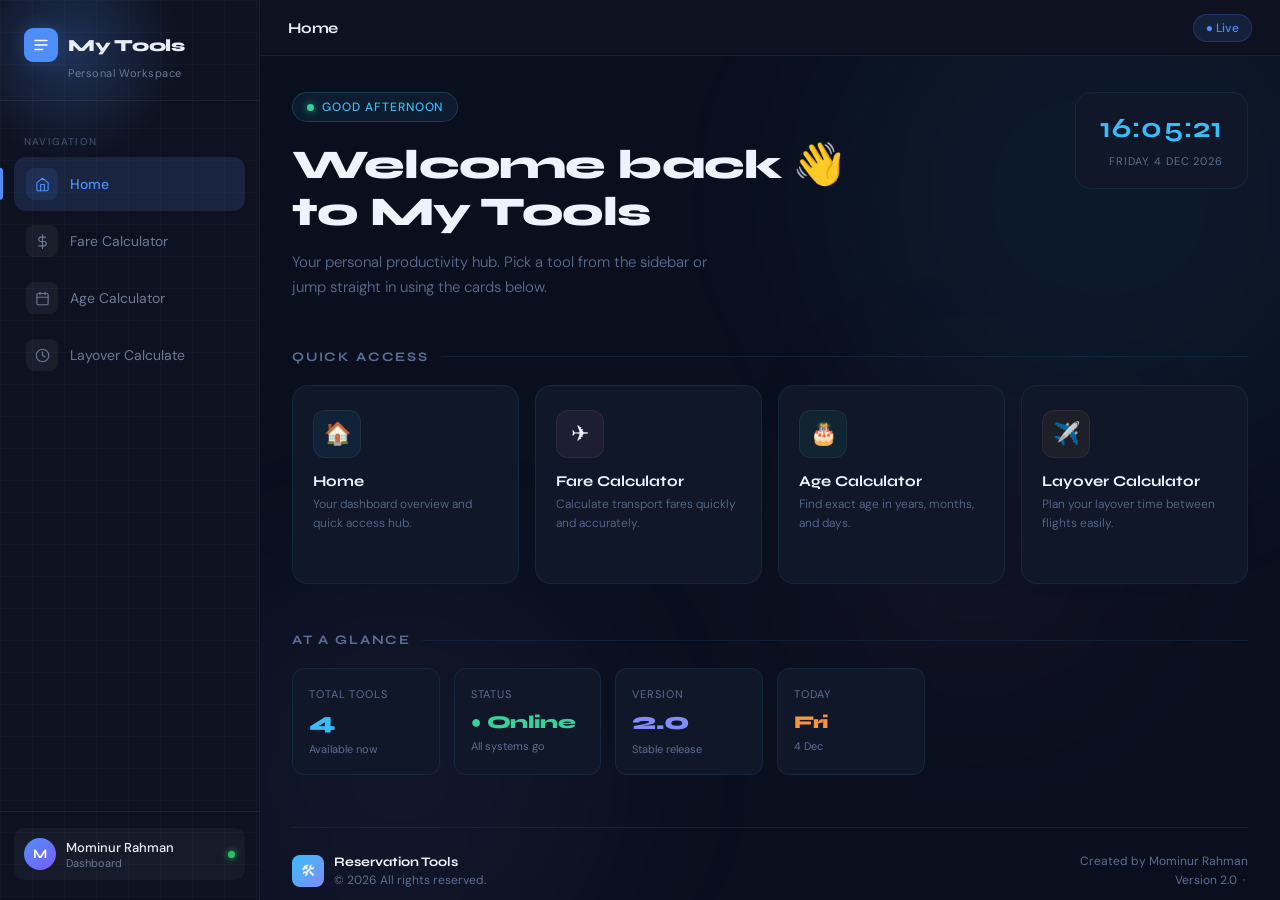
<file: index.html>
<!DOCTYPE html>
<html lang="en">
<head>
  <meta charset="UTF-8">
  <meta name="viewport" content="width=device-width, initial-scale=1.0">
  <title>Reservation-tools</title>
  <link rel="icon" type="image/x-icon" href="globe.ico">
  <link rel="preconnect" href="https://fonts.googleapis.com">
  <link href="https://fonts.googleapis.com/css2?family=Syne:wght@400;600;700;800&family=DM+Sans:wght@300;400;500&display=swap" rel="stylesheet">

  <style>
    *, *::before, *::after {
      box-sizing: border-box;
      margin: 0;
      padding: 0;
    }

    :root {
      --bg-deep:       #0a0d14;
      --bg-sidebar:    #0e1220;
      --bg-card:       #141927;
      --border:        rgba(255,255,255,0.06);
      --accent:        #4f8ef7;
      --accent-glow:   rgba(79,142,247,0.25);
      --accent-soft:   rgba(79,142,247,0.12);
      --text-primary:  #e8edf5;
      --text-muted:    #6b7a99;
      --text-dim:      #3d4d6a;
      --active-bg:     rgba(79,142,247,0.15);
      --hover-bg:      rgba(255,255,255,0.04);
      --sidebar-w:     260px;
      --radius:        12px;
    }

    html, body {
      height: 100%;
      background: var(--bg-deep);
      color: var(--text-primary);
      font-family: 'DM Sans', sans-serif;
    }

    body {
      display: flex;
      height: 100vh;
      overflow: hidden;
    }

    /* ── SIDEBAR ── */
    .sidebar {
      width: var(--sidebar-w);
      min-width: var(--sidebar-w);
      background: var(--bg-sidebar);
      border-right: 1px solid var(--border);
      display: flex;
      flex-direction: column;
      position: relative;
      overflow: hidden;
    }

    .sidebar::before {
      content: '';
      position: absolute;
      inset: 0;
      background-image:
        linear-gradient(var(--border) 1px, transparent 1px),
        linear-gradient(90deg, var(--border) 1px, transparent 1px);
      background-size: 32px 32px;
      opacity: 0.4;
      pointer-events: none;
    }

    .sidebar::after {
      content: '';
      position: absolute;
      top: -60px;
      left: -40px;
      width: 220px;
      height: 220px;
      background: radial-gradient(circle, var(--accent-glow) 0%, transparent 70%);
      pointer-events: none;
    }

    /* ── BRAND ── */
    .brand {
      padding: 28px 24px 20px;
      position: relative;
      z-index: 1;
      border-bottom: 1px solid var(--border);
    }

    .brand-logo {
      display: flex;
      align-items: center;
      gap: 10px;
      margin-bottom: 4px;
    }

    .brand-icon {
      width: 34px;
      height: 34px;
      background: var(--accent);
      border-radius: 9px;
      display: flex;
      align-items: center;
      justify-content: center;
      box-shadow: 0 0 18px var(--accent-glow);
      flex-shrink: 0;
    }

    .brand-icon svg {
      width: 18px;
      height: 18px;
      stroke: white;
      fill: none;
      stroke-width: 2;
      stroke-linecap: round;
    }

    .brand-name {
      font-family: 'Syne', sans-serif;
      font-size: 17px;
      font-weight: 800;
      letter-spacing: -0.3px;
      color: var(--text-primary);
    }

    .brand-tag {
      font-size: 11px;
      color: var(--text-muted);
      letter-spacing: 0.05em;
      margin-left: 44px;
    }

    /* ── NAV ── */
    .nav-section {
      flex: 1;
      padding: 20px 14px;
      position: relative;
      z-index: 1;
      display: flex;
      flex-direction: column;
      gap: 3px;
      overflow-y: auto;
    }

    .nav-label {
      font-size: 10px;
      font-weight: 500;
      letter-spacing: 0.12em;
      text-transform: uppercase;
      color: var(--text-dim);
      padding: 10px 10px 6px;
      margin-top: 4px;
    }

    .menu {
      display: flex;
      align-items: center;
      gap: 12px;
      padding: 11px 12px;
      border-radius: var(--radius);
      text-decoration: none;
      color: var(--text-muted);
      font-size: 14px;
      font-weight: 400;
      transition: background 0.18s, color 0.18s, transform 0.15s;
      position: relative;
      cursor: pointer;
    }

    .menu:hover {
      background: var(--hover-bg);
      color: var(--text-primary);
      transform: translateX(2px);
    }

    .menu.active {
      background: var(--active-bg);
      color: var(--accent);
      font-weight: 500;
    }

    .menu.active::before {
      content: '';
      position: absolute;
      left: -14px;
      top: 50%;
      transform: translateY(-50%);
      width: 3px;
      height: 60%;
      background: var(--accent);
      border-radius: 0 3px 3px 0;
    }

    .menu-icon {
      width: 32px;
      height: 32px;
      border-radius: 8px;
      background: rgba(255,255,255,0.05);
      display: flex;
      align-items: center;
      justify-content: center;
      flex-shrink: 0;
      transition: background 0.18s;
    }

    .menu.active .menu-icon {
      background: var(--accent-soft);
    }

    .menu:hover .menu-icon {
      background: rgba(255,255,255,0.08);
    }

    .menu-icon svg {
      width: 15px;
      height: 15px;
      stroke: currentColor;
      fill: none;
      stroke-width: 1.8;
      stroke-linecap: round;
      stroke-linejoin: round;
    }

    /* ── FOOTER ── */
    .sidebar-footer {
      padding: 16px 14px 20px;
      border-top: 1px solid var(--border);
      position: relative;
      z-index: 1;
    }

    .user-card {
      display: flex;
      align-items: center;
      gap: 10px;
      padding: 10px;
      border-radius: 10px;
      background: var(--hover-bg);
    }

    .user-avatar {
      width: 32px;
      height: 32px;
      border-radius: 50%;
      background: linear-gradient(135deg, var(--accent), #7c5cfc);
      display: flex;
      align-items: center;
      justify-content: center;
      font-family: 'Syne', sans-serif;
      font-weight: 700;
      font-size: 13px;
      color: white;
      flex-shrink: 0;
    }

    .user-info {
      flex: 1;
      min-width: 0;
    }

    .user-name {
      font-size: 13px;
      font-weight: 500;
      color: var(--text-primary);
      white-space: nowrap;
      overflow: hidden;
      text-overflow: ellipsis;
    }

    .user-role {
      font-size: 11px;
      color: var(--text-muted);
    }

    .user-dot {
      width: 7px;
      height: 7px;
      border-radius: 50%;
      background: #22c55e;
      box-shadow: 0 0 6px #22c55e;
      flex-shrink: 0;
    }

    /* ── MAIN CONTENT ── */
    .content-area {
      flex: 1;
      display: flex;
      flex-direction: column;
      overflow: hidden;
    }

    .topbar {
      height: 56px;
      background: var(--bg-sidebar);
      border-bottom: 1px solid var(--border);
      display: flex;
      align-items: center;
      justify-content: space-between;
      padding: 0 28px;
      flex-shrink: 0;
    }

    .topbar-title {
      font-family: 'Syne', sans-serif;
      font-size: 15px;
      font-weight: 700;
      color: var(--text-primary);
      letter-spacing: -0.2px;
    }

    .topbar-right {
      display: flex;
      align-items: center;
      gap: 8px;
    }

    .topbar-pill {
      padding: 5px 12px;
      border-radius: 20px;
      background: var(--accent-soft);
      color: var(--accent);
      font-size: 12px;
      font-weight: 500;
      border: 1px solid rgba(79,142,247,0.2);
    }

    .frame-wrapper {
      flex: 1;
      position: relative;
      overflow: hidden;
    }

    .content {
      width: 100%;
      height: 100%;
      border: none;
      display: block;
      background: var(--bg-deep);
    }

    .nav-section::-webkit-scrollbar { width: 4px; }
    .nav-section::-webkit-scrollbar-track { background: transparent; }
    .nav-section::-webkit-scrollbar-thumb { background: var(--border); border-radius: 4px; }
  </style>
</head>
<body>

  <!-- ── SIDEBAR ── -->
  <div class="sidebar">

    <div class="brand">
      <div class="brand-logo">
        <div class="brand-icon">
          <svg viewBox="0 0 24 24"><path d="M4 6h16M4 12h16M4 18h10"/></svg>
        </div>
        <span class="brand-name">My Tools</span>
      </div>
      <div class="brand-tag">Personal Workspace</div>
    </div>

    <nav class="nav-section">
      <div class="nav-label">Navigation</div>

      <a class="menu active" href="home.html" target="frame" onclick="setActive(this, 'Home')">
        <span class="menu-icon">
          <svg viewBox="0 0 24 24"><path d="M3 9l9-7 9 7v11a2 2 0 0 1-2 2H5a2 2 0 0 1-2-2z"/><polyline points="9 22 9 12 15 12 15 22"/></svg>
        </span>
        Home
      </a>

      <a class="menu" href="Fare-Calculator/fare.html" target="frame" onclick="setActive(this, 'Fare Calculator')">
        <span class="menu-icon">
          <svg viewBox="0 0 24 24"><line x1="12" y1="1" x2="12" y2="23"/><path d="M17 5H9.5a3.5 3.5 0 0 0 0 7h5a3.5 3.5 0 0 1 0 7H6"/></svg>
        </span>
        Fare Calculator
      </a>

      <a class="menu" href="Age-Calculator/age.html" target="frame" onclick="setActive(this, 'Age Calculator')">
        <span class="menu-icon">
          <svg viewBox="0 0 24 24"><rect x="3" y="4" width="18" height="18" rx="2" ry="2"/><line x1="16" y1="2" x2="16" y2="6"/><line x1="8" y1="2" x2="8" y2="6"/><line x1="3" y1="10" x2="21" y2="10"/></svg>
        </span>
        Age Calculator
      </a>

      <a class="menu" href="Layover/Layover.html" target="frame" onclick="setActive(this, 'Layover Calculate')">
        <span class="menu-icon">
          <svg viewBox="0 0 24 24"><circle cx="12" cy="12" r="10"/><polyline points="12 6 12 12 16 14"/></svg>
        </span>
        Layover Calculate
      </a>
    </nav>

    <div class="sidebar-footer">
      <div class="user-card">
        <div class="user-avatar">M</div>
        <div class="user-info">
          <div class="user-name">Mominur Rahman</div>
          <div class="user-role">Dashboard</div>
        </div>
        <div class="user-dot"></div>
      </div>
    </div>

  </div>

  <!-- ── MAIN ── -->
  <div class="content-area">
    <div class="topbar">
      <span class="topbar-title" id="page-title">Home</span>
      <div class="topbar-right">
        <span class="topbar-pill">● Live</span>
      </div>
    </div>
    <div class="frame-wrapper">
      <iframe class="content" name="frame" src="home.html"></iframe>
    </div>
  </div>

  <script>
    function setActive(el, title) {
      document.querySelectorAll('.menu').forEach(m => m.classList.remove('active'));
      el.classList.add('active');
      document.getElementById('page-title').textContent = title;
    }
  </script>

</body>
</html>
</file>
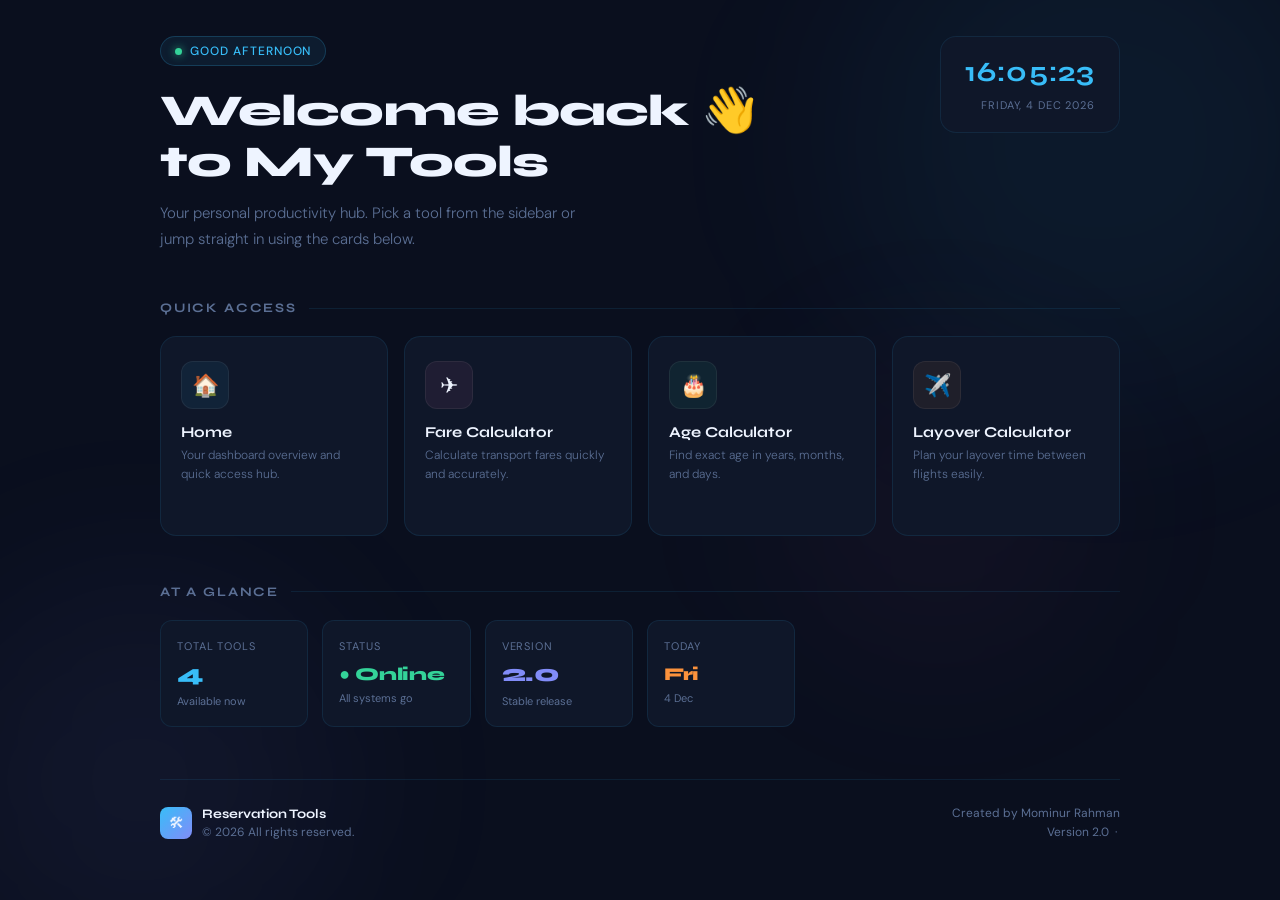
<file: home.html>
<!DOCTYPE html>
<html lang="en">
<head>
  <meta charset="UTF-8">
  <meta name="viewport" content="width=device-width, initial-scale=1.0">
  <title>Home – My Tools</title>
  <link href="https://fonts.googleapis.com/css2?family=Syne:wght@400;600;700;800&family=DM+Sans:ital,wght@0,300;0,400;0,500;1,300&display=swap" rel="stylesheet">
  <style>
    *, *::before, *::after { box-sizing: border-box; margin: 0; padding: 0; }

    :root {
      --bg:           #0a0f1e;
      --card-bg:      #0f1729;
      --border:       rgba(56,189,248,0.10);
      --accent:       #38bdf8;
      --accent-glow:  rgba(56,189,248,0.18);
      --accent2:      #818cf8;
      --accent3:      #f472b6;
      --accent4:      #34d399;
      --accent5:      #fb923c;
      --text:         #eef4ff;
      --muted:        #5b6f94;
      --radius:       16px;
    }

    html { scroll-behavior: smooth; }

    body {
      background: var(--bg);
      color: var(--text);
      font-family: 'DM Sans', sans-serif;
      min-height: 100vh;
      overflow-x: hidden;
      padding: 36px 32px 48px;
    }

    /* ── Ambient glows ── */
    .ambient {
      position: fixed;
      border-radius: 50%;
      filter: blur(90px);
      pointer-events: none;
      z-index: 0;
    }
    .amb-1 { width: 520px; height: 520px; background: rgba(56,189,248,0.06);  top: -120px; right: -80px; }
    .amb-2 { width: 400px; height: 400px; background: rgba(129,140,248,0.06); bottom: -80px; left: -60px; }
    .amb-3 { width: 300px; height: 300px; background: rgba(244,114,182,0.04); top: 40%;  right: 15%; }

    .page { position: relative; z-index: 1; max-width: 960px; margin: 0 auto; }

    /* ── Hero ── */
    .hero {
      display: flex;
      align-items: flex-start;
      justify-content: space-between;
      gap: 24px;
      margin-bottom: 48px;
      animation: fadeUp 0.6s ease both;
    }

    .hero-left { flex: 1; }

    .greeting-chip {
      display: inline-flex;
      align-items: center;
      gap: 8px;
      background: rgba(56,189,248,0.08);
      border: 1px solid rgba(56,189,248,0.20);
      padding: 6px 14px;
      border-radius: 20px;
      font-size: 12px;
      font-weight: 500;
      color: var(--accent);
      letter-spacing: 0.08em;
      text-transform: uppercase;
      margin-bottom: 20px;
    }

    .live-dot {
      width: 7px; height: 7px;
      border-radius: 50%;
      background: var(--accent4);
      box-shadow: 0 0 8px rgba(52,211,153,0.8);
      animation: blink 2s infinite;
    }

    @keyframes blink { 0%,100%{opacity:1} 50%{opacity:0.4} }

    .hero h1 {
      font-family: 'Syne', sans-serif;
      font-size: clamp(28px, 4vw, 44px);
      font-weight: 800;
      line-height: 1.15;
      letter-spacing: -0.02em;
      color: var(--text);
      margin-bottom: 14px;
    }

    .hero h1 .hi { color: var(--accent); }

    .hero p {
      font-size: 15px;
      color: var(--muted);
      line-height: 1.7;
      max-width: 420px;
      font-weight: 300;
    }

    .hero-right {
      flex-shrink: 0;
      text-align: right;
    }

    .clock-card {
      background: var(--card-bg);
      border: 1px solid var(--border);
      border-radius: var(--radius);
      padding: 18px 24px;
      min-width: 160px;
    }

    #clock {
      font-family: 'Syne', sans-serif;
      font-size: 28px;
      font-weight: 700;
      color: var(--accent);
      letter-spacing: 0.04em;
      display: block;
      margin-bottom: 4px;
    }

    #date-str {
      font-size: 11px;
      color: var(--muted);
      letter-spacing: 0.08em;
      text-transform: uppercase;
    }

    /* ── Section title ── */
    .section-head {
      display: flex;
      align-items: center;
      gap: 12px;
      margin-bottom: 20px;
      animation: fadeUp 0.6s 0.15s ease both;
    }

    .section-head h2 {
      font-family: 'Syne', sans-serif;
      font-size: 13px;
      font-weight: 700;
      letter-spacing: 0.14em;
      text-transform: uppercase;
      color: var(--muted);
    }

    .section-line {
      flex: 1;
      height: 1px;
      background: var(--border);
    }

    /* ── Tool Cards Grid ── */
    .tools-grid {
      display: grid;
      grid-template-columns: repeat(auto-fill, minmax(210px, 1fr));
      gap: 16px;
      margin-bottom: 48px;
    }

    .tool-card {
      background: var(--card-bg);
      border: 1px solid var(--border);
      border-radius: var(--radius);
      padding: 24px 20px 20px;
      text-decoration: none;
      color: var(--text);
      display: flex;
      flex-direction: column;
      gap: 14px;
      position: relative;
      overflow: hidden;
      transition: transform 0.22s ease, border-color 0.22s ease, box-shadow 0.22s ease;
      cursor: pointer;
      animation: fadeUp 0.6s ease both;
    }

    .tool-card:nth-child(1) { animation-delay: 0.10s; }
    .tool-card:nth-child(2) { animation-delay: 0.18s; }
    .tool-card:nth-child(3) { animation-delay: 0.26s; }
    .tool-card:nth-child(4) { animation-delay: 0.34s; }

    .tool-card::before {
      content: '';
      position: absolute;
      inset: 0;
      opacity: 0;
      transition: opacity 0.3s;
      border-radius: var(--radius);
    }

    .tool-card:hover { transform: translateY(-4px); }
    .tool-card:hover::before { opacity: 1; }

    /* per-card accent colors */
    .card-1 { --c: var(--accent);  --cg: rgba(56,189,248,0.07);  }
    .card-2 { --c: var(--accent3); --cg: rgba(244,114,182,0.07); }
    .card-3 { --c: var(--accent4); --cg: rgba(52,211,153,0.07);  }
    .card-4 { --c: var(--accent5); --cg: rgba(251,146,60,0.07);  }

    .tool-card:hover {
      border-color: var(--c);
      box-shadow: 0 0 28px var(--cg), 0 8px 32px rgba(0,0,0,0.3);
    }

    .card-icon-wrap {
      width: 48px; height: 48px;
      border-radius: 12px;
      background: var(--cg);
      border: 1px solid rgba(255,255,255,0.06);
      display: flex;
      align-items: center;
      justify-content: center;
      font-size: 22px;
      transition: transform 0.22s ease;
    }

    .tool-card:hover .card-icon-wrap { transform: scale(1.1); }

    .card-info h3 {
      font-family: 'Syne', sans-serif;
      font-size: 15px;
      font-weight: 700;
      margin-bottom: 5px;
      color: var(--text);
    }

    .card-info p {
      font-size: 12px;
      color: var(--muted);
      line-height: 1.6;
      font-weight: 300;
    }

    .card-arrow {
      margin-top: auto;
      display: flex;
      align-items: center;
      gap: 6px;
      font-size: 12px;
      font-weight: 500;
      color: var(--c);
      opacity: 0;
      transform: translateX(-6px);
      transition: opacity 0.22s, transform 0.22s;
      letter-spacing: 0.04em;
    }

    .tool-card:hover .card-arrow {
      opacity: 1;
      transform: translateX(0);
    }

    /* ── Quick Stats ── */
    .stats-row {
      display: grid;
      grid-template-columns: repeat(auto-fill, minmax(140px, 1fr));
      gap: 14px;
      margin-bottom: 48px;
      animation: fadeUp 0.6s 0.4s ease both;
    }

    .stat-card {
      background: var(--card-bg);
      border: 1px solid var(--border);
      border-radius: 12px;
      padding: 18px 16px;
      display: flex;
      flex-direction: column;
      gap: 6px;
    }

    .stat-label {
      font-size: 11px;
      color: var(--muted);
      letter-spacing: 0.08em;
      text-transform: uppercase;
    }

    .stat-value {
      font-family: 'Syne', sans-serif;
      font-size: 24px;
      font-weight: 800;
      letter-spacing: -0.02em;
    }

    .stat-sub {
      font-size: 11px;
      color: var(--muted);
    }

    /* ── Footer ── */
    .footer {
      margin-top: 52px;
      padding-top: 24px;
      border-top: 1px solid var(--border);
      display: flex;
      align-items: center;
      justify-content: space-between;
      gap: 16px;
      flex-wrap: wrap;
      animation: fadeUp 0.6s 0.5s ease both;
    }

    .footer-left {
      display: flex;
      align-items: center;
      gap: 10px;
    }

    .footer-icon {
      width: 32px; height: 32px;
      border-radius: 8px;
      background: linear-gradient(135deg, var(--accent), var(--accent2));
      display: flex;
      align-items: center;
      justify-content: center;
      font-size: 15px;
      flex-shrink: 0;
    }

    .footer-brand {
      font-family: 'Syne', sans-serif;
      font-size: 13px;
      font-weight: 700;
      color: var(--text);
    }

    .footer-copy {
      font-size: 12px;
      color: var(--muted);
      margin-top: 2px;
    }

    .footer-right {
      font-size: 12px;
      color: var(--muted);
      text-align: right;
      line-height: 1.6;
    }

    .footer-right span {
      color: var(--accent);
    }

    /* ── Animations ── */
    @keyframes fadeUp {
      from { opacity: 0; transform: translateY(20px); }
      to   { opacity: 1; transform: translateY(0); }
    }
  </style>
</head>
<body>

  <!-- Ambient background -->
  <div class="ambient amb-1"></div>
  <div class="ambient amb-2"></div>
  <div class="ambient amb-3"></div>

  <div class="page">

    <!-- ── Hero ── -->
    <div class="hero">
      <div class="hero-left">
        <div class="greeting-chip">
          <div class="live-dot"></div>
          <span id="greet-chip">Good Morning</span>
        </div>
        <h1>Welcome back <span class="hi">👋</span><br>to My Tools</h1>
        <p>Your personal productivity hub. Pick a tool from the sidebar or jump straight in using the cards below.</p>
      </div>
      <div class="hero-right">
        <div class="clock-card">
          <span id="clock">--:--:--</span>
          <span id="date-str">Loading…</span>
        </div>
      </div>
    </div>

    <!-- ── Tools ── -->
    <div class="section-head">
      <h2>Quick Access</h2>
      <div class="section-line"></div>
    </div>

    <div class="tools-grid">

      <a class="tool-card card-1" href="home.html" target="frame" onclick="navigate(event, this)">
        <div class="card-icon-wrap">🏠</div>
        <div class="card-info">
          <h3>Home</h3>
          <p>Your dashboard overview and quick access hub.</p>
        </div>
        <div class="card-arrow">Open &nbsp;→</div>
      </a>

      <a class="tool-card card-2" href="Fare-Calculator/fare.html" target="frame" onclick="navigate(event, this)">
        <div class="card-icon-wrap"><span>&#9992;</span></div>
        <div class="card-info">
          <h3>Fare Calculator</h3>
          <p>Calculate transport fares quickly and accurately.</p>
        </div>
        <div class="card-arrow">Open &nbsp;→</div>
      </a>

      <a class="tool-card card-3" href="Age/age-calculator.html" target="frame" onclick="navigate(event, this)">
        <div class="card-icon-wrap">🎂</div>
        <div class="card-info">
          <h3>Age Calculator</h3>
          <p>Find exact age in years, months, and days.</p>
        </div>
        <div class="card-arrow">Open &nbsp;→</div>
      </a>

      <a class="tool-card card-4" href="Layover/Layover.html" target="frame" onclick="navigate(event, this)">
        <div class="card-icon-wrap">✈️</div>
        <div class="card-info">
          <h3>Layover Calculator</h3>
          <p>Plan your layover time between flights easily.</p>
        </div>
        <div class="card-arrow">Open &nbsp;→</div>
      </a>

    </div>

    <!-- ── Stats ── -->
    <div class="section-head" style="animation-delay:0.35s">
      <h2>At a Glance</h2>
      <div class="section-line"></div>
    </div>

    <div class="stats-row">
      <div class="stat-card">
        <div class="stat-label">Total Tools</div>
        <div class="stat-value" style="color:var(--accent)">4</div>
        <div class="stat-sub">Available now</div>
      </div>
      <div class="stat-card">
        <div class="stat-label">Status</div>
        <div class="stat-value" style="color:var(--accent4); font-size:18px; margin-top:4px">● Online</div>
        <div class="stat-sub">All systems go</div>
      </div>
      <div class="stat-card">
        <div class="stat-label">Version</div>
        <div class="stat-value" style="color:var(--accent2)">2.0</div>
        <div class="stat-sub">Stable release</div>
      </div>
      <div class="stat-card">
        <div class="stat-label">Today</div>
        <div class="stat-value" style="color:var(--accent5); font-size:18px; margin-top:4px" id="today-day">—</div>
        <div class="stat-sub" id="today-date">—</div>
      </div>
    </div>

    <!-- ── Footer ── -->
    <footer class="footer">
      <div class="footer-left">
        <div class="footer-icon">🛠</div>
        <div>
          <div class="footer-brand">Reservation Tools</div>
          <div class="footer-copy">&copy; <span id="copy-year"></span> All rights reserved.</div>
        </div>
      </div>
      <div class="footer-right">
        Created by Mominur Rahman<br>
        Version 2.0 &nbsp;·&nbsp;
      </div>
    </footer>

  </div><!-- /page -->

<script>
  /* ── Clock ── */
  function updateClock() {
    const now = new Date();
    const h = String(now.getHours()).padStart(2,'0');
    const m = String(now.getMinutes()).padStart(2,'0');
    const s = String(now.getSeconds()).padStart(2,'0');
    document.getElementById('clock').textContent = `${h}:${m}:${s}`;

    const days   = ['Sunday','Monday','Tuesday','Wednesday','Thursday','Friday','Saturday'];
    const months = ['Jan','Feb','Mar','Apr','May','Jun','Jul','Aug','Sep','Oct','Nov','Dec'];
    const ds = `${days[now.getDay()]}, ${now.getDate()} ${months[now.getMonth()]} ${now.getFullYear()}`;
    document.getElementById('date-str').textContent = ds;

    // Today stats
    document.getElementById('today-day').textContent  = days[now.getDay()].slice(0,3);
    document.getElementById('today-date').textContent = `${now.getDate()} ${months[now.getMonth()]}`;

    // Greeting chip
    const hr = now.getHours();
    const gr = hr < 12 ? 'Good Morning' : hr < 17 ? 'Good Afternoon' : 'Good Evening';
    document.getElementById('greet-chip').textContent = gr;
  }
  updateClock();
  setInterval(updateClock, 1000);

  /* ── Copyright year ── */
  document.getElementById('copy-year').textContent = new Date().getFullYear();

  /* ── Navigate (open in parent iframe target) ── */
  function navigate(e, el) {
    // Let href + target="frame" work naturally; just update sidebar active state if inside iframe
    if (window.parent && window.parent !== window) {
      try {
        const menus = window.parent.document.querySelectorAll('.menu');
        menus.forEach(m => m.classList.remove('active'));
        // match href
        const href = el.getAttribute('href');
        menus.forEach(m => {
          if (m.getAttribute('href') === href) m.classList.add('active');
        });
      } catch(err) {}
    }
  }
</script>

</body>
</html>
</file>
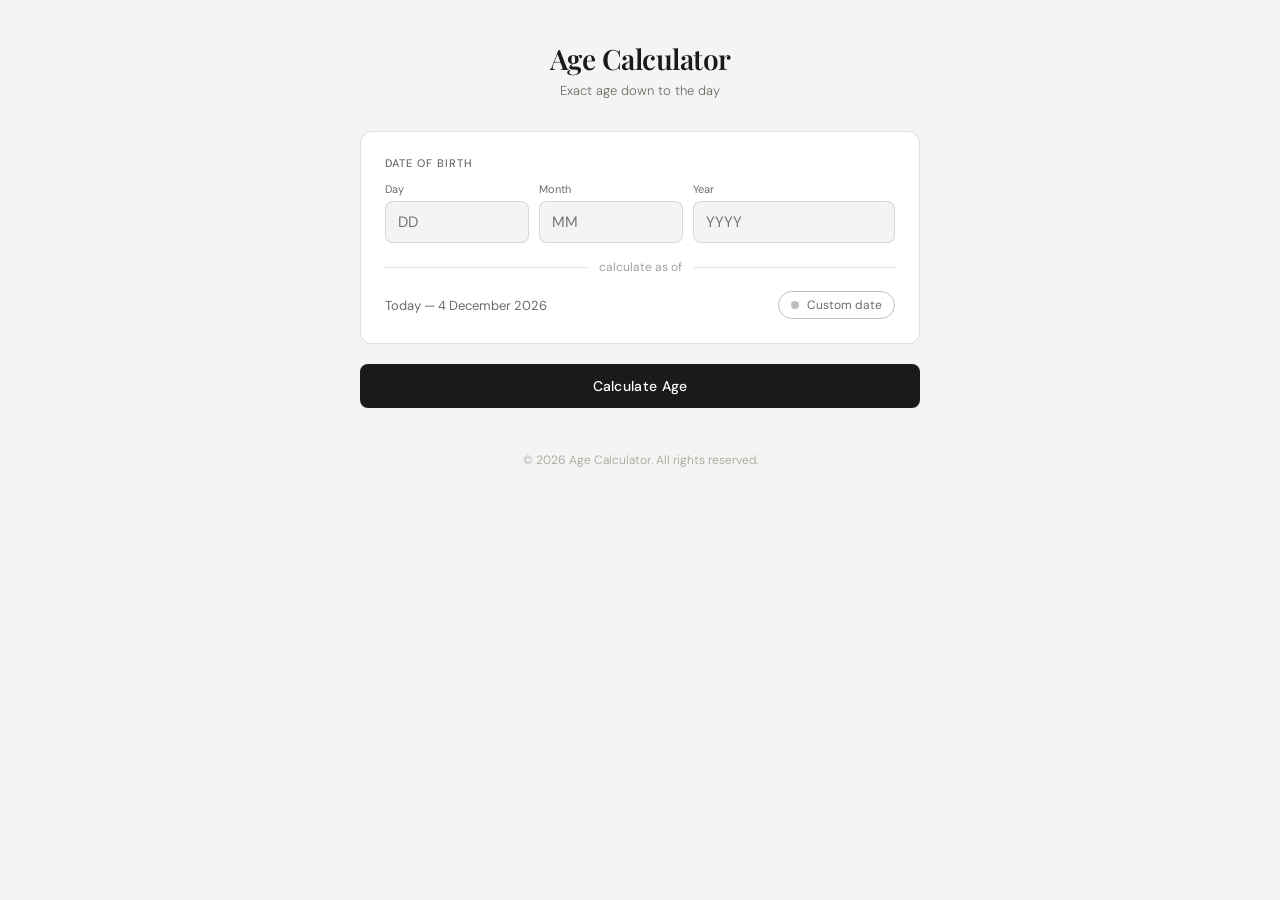
<file: Age-Calculator/age.html>
<!DOCTYPE html>
<html lang="en">
<head>
  <meta charset="UTF-8" />
  <meta name="viewport" content="width=device-width, initial-scale=1.0" />
  <title>Age Calculator</title>
  <link href="https://fonts.googleapis.com/css2?family=Playfair+Display:wght@500;600&family=DM+Sans:wght@300;400;500&display=swap" rel="stylesheet" />
  <link rel="stylesheet" href="style.css">
</head>
<body>
  <div class="age-app">
    <div class="app-header">
      <div class="app-title">Age Calculator</div>
      <div class="app-subtitle">Exact age down to the day</div>
    </div>

    <div class="input-card" id="inputCard">
      <div class="section-label">Date of birth</div>
      <div class="date-row">
        <div class="field-group">
          <span class="field-label">Day</span>
          <input type="number" id="dobDay" min="1" max="31" placeholder="DD" />
        </div>
        <div class="field-group">
          <span class="field-label">Month</span>
          <input type="number" id="dobMonth" min="1" max="12" placeholder="MM" />
        </div>
        <div class="field-group">
          <span class="field-label">Year</span>
          <input type="number" id="dobYear" min="1" max="9999" placeholder="YYYY" />
        </div>
      </div>
      <div class="error-msg" id="errMsg">Please enter a valid date of birth.</div>

      <div class="divider">calculate as of</div>

      <div class="toggle-row">
        <span class="toggle-label">Today &mdash; <span id="todayStr"></span></span>
        <button class="toggle-btn" id="customToggle" onclick="toggleCustomDate()">
          <span class="toggle-dot" id="toggleDot"></span>
          Custom date
        </button>
      </div>

      <div class="custom-date-wrap" id="customDateWrap">
        <div class="section-label" style="margin-top: 1rem;">Reference date</div>
        <div class="date-row">
          <div class="field-group">
            <span class="field-label">Day</span>
            <input type="number" id="refDay" min="1" max="31" placeholder="DD" />
          </div>
          <div class="field-group">
            <span class="field-label">Month</span>
            <input type="number" id="refMonth" min="1" max="12" placeholder="MM" />
          </div>
          <div class="field-group">
            <span class="field-label">Year</span>
            <input type="number" id="refYear" min="1" max="9999" placeholder="YYYY" />
          </div>
        </div>
      </div>
    </div>

    <button class="calc-btn" id="calcBtn" onclick="calculateAge()">Calculate Age</button>

    <div class="results" id="results">
      <div class="big-age">
        <div class="section-label">Your exact age</div>
        <div class="big-age-nums" id="bigAgeNums"></div>
      </div>

      <div class="stats-grid">
        <div class="stat-card">
          <div class="stat-value" id="totalMonths">—</div>
          <div class="stat-label">Total months</div>
        </div>
        <div class="stat-card">
          <div class="stat-value" id="totalWeeks">—</div>
          <div class="stat-label">Total weeks</div>
        </div>
        <div class="stat-card">
          <div class="stat-value" id="totalDays">—</div>
          <div class="stat-label">Total days</div>
        </div>
      </div>

      <button class="reset-btn" onclick="resetCalc()">Calculate again</button>
    </div>

    <footer class="page-footer">
      &copy; <span id="footerYear"></span> Age Calculator. All rights reserved.
    </footer>
  </div>
  <script src="script.js"></script>
</body>
</html>
</file>
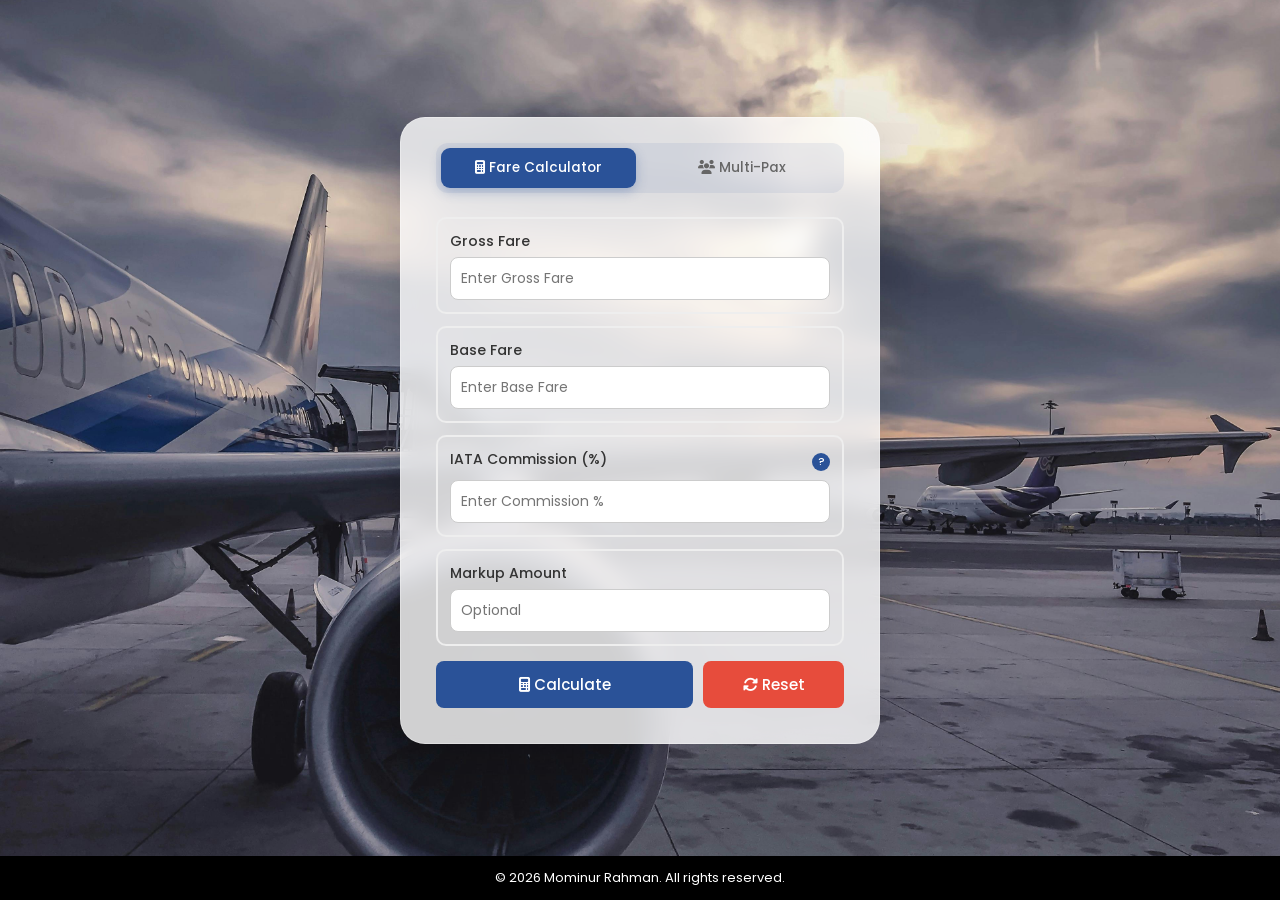
<file: Fare-Calculator/fare.html>
<!DOCTYPE html>
<html lang="en">
<head>
    <meta charset="UTF-8">
    <meta name="viewport" content="width=device-width, initial-scale=1.0">
    <title>Professional Fare Calculator</title>
    <link href="https://fonts.googleapis.com/css2?family=Poppins:wght@300;400;600&display=swap" rel="stylesheet">
    <link rel="stylesheet" href="https://cdnjs.cloudflare.com/ajax/libs/font-awesome/6.5.0/css/all.min.css">
    <link rel="stylesheet" href="style.css">
</head>
<body>

<div class="card">

    <!-- Tabs -->
    <div class="tab-bar">
        <button class="tab-btn active" onclick="switchTab('single')">
            <i class="fa-solid fa-calculator"></i> Fare Calculator
        </button>
        <button class="tab-btn" onclick="switchTab('multi')">
            <i class="fa-solid fa-users"></i> Multi-Pax
        </button>
    </div>

    <!-- ===== SINGLE PAX TAB ===== -->
    <div id="tab-single">
        <div class="input-group">
            <label>Gross Fare</label>
            <input type="number" id="gross_fare" placeholder="Enter Gross Fare">
        </div>
        <div class="input-group">
            <label>Base Fare</label>
            <input type="number" id="base_fare" placeholder="Enter Base Fare">
        </div>
        <div class="input-group">
            <div class="label-container">
                <label>IATA Commission (%)</label>
                <a href="https://raw.githubusercontent.com/khmominur/Fare-Calculator/refs/heads/main/Commission.jpeg" target="_blank" class="info-btn" title="Click to see info">?</a>
            </div>
            <input type="number" id="iata_com" placeholder="Enter Commission %">
        </div>
        <div class="input-group">
            <label>Markup Amount</label>
            <input type="number" id="markup_amount" placeholder="Optional">
        </div>
        <div class="button-group">
            <button class="btn" onclick="calculateFare()">
                <i class="fa-solid fa-calculator"></i> Calculate
            </button>
            <button class="btn btn-reset" onclick="resetForm()">
                <i class="fa-solid fa-rotate"></i> Reset
            </button>
        </div>
        <div class="results" id="results" style="display:none;">
            <p id="ait"></p>
            <p id="iata"></p>
            <p id="net"></p>
        </div>
        <div id="ticket-btn-container" style="display:none; margin-top: 15px;">
            <button class="btn btn-ticket" onclick="openTicketModal('single')">
                <i class="fa-solid fa-ticket"></i> Generate Ticket Info
            </button>
        </div>
    </div>

    <!-- ===== MULTI-PAX TAB ===== -->
    <div id="tab-multi" style="display:none;">

        <div class="input-group">
            <div class="label-container">
                <label>IATA Commission (%)</label>
                <a href="https://raw.githubusercontent.com/khmominur/Fare-Calculator/refs/heads/main/Commission.jpeg" target="_blank" class="info-btn" title="Click to see info">?</a>
            </div>
            <input type="number" id="mp_iata_com" placeholder="Enter Commission %">
        </div>

        <div id="pax-rows-container"></div>

        <button class="btn btn-add-pax" onclick="addPaxRow()">
            <i class="fa-solid fa-plus"></i> Add Pax Type
        </button>

        <div class="button-group" style="margin-top: 12px;">
            <button class="btn" onclick="calculateMulti()">
                <i class="fa-solid fa-calculator"></i> Calculate
            </button>
            <button class="btn btn-reset" onclick="resetMulti()">
                <i class="fa-solid fa-rotate"></i> Reset
            </button>
        </div>

        <div class="results" id="mp-results" style="display:none;"></div>

        <div id="mp-ticket-btn-container" style="display:none; margin-top: 15px;">
            <button class="btn btn-ticket" onclick="openTicketModal('multi')">
                <i class="fa-solid fa-ticket"></i> Generate Ticket Info
            </button>
        </div>
    </div>

</div>

<!-- ===== TICKET MODAL ===== -->
<div id="ticketModal" class="modal-overlay" style="display:none;">
    <div class="modal-box">
        <h3><i class="fa-solid fa-plane"></i> Ticket Information</h3>

        <div class="input-group">
            <label>Segment</label>
            <textarea id="segment_input" rows="5" placeholder="Paste segment here...&#10;e.g. 1 SV 809T 03JUL 5 DACJED SS1 1320 1700 /DCSV /E"></textarea>
        </div>

        <div class="input-group">
            <label>Baggage</label>
            <textarea id="baggage_input" rows="2" placeholder="e.g. 30 KG  or  2PC  or  NIL"></textarea>
        </div>

        <!-- Only for single pax -->
        <div id="modal-single-options">
            <div class="input-group">
                <label>Number of Pax</label>
                <input type="number" id="pax_count" placeholder="1" min="1" value="1">
            </div>
            <div class="gross-fare-toggle">
                <label class="toggle-label" for="show_gross_fare">
                    <input type="checkbox" id="show_gross_fare">
                    <span class="toggle-custom"></span>
                    <span class="toggle-text"><i class="fa-solid fa-tag"></i> Show Gross Fare in output</span>
                </label>
            </div>
        </div>

        <!-- Only for multi pax -->
        <div id="modal-multi-options" style="display:none;">
            <div class="gross-fare-toggle">
                <label class="toggle-label" for="show_gross_fare_multi">
                    <input type="checkbox" id="show_gross_fare_multi">
                    <span class="toggle-custom"></span>
                    <span class="toggle-text"><i class="fa-solid fa-tag"></i> Show Gross Fare in output</span>
                </label>
            </div>
        </div>

        <div class="button-group">
            <button class="btn" onclick="generateTicketInfo()">
                <i class="fa-solid fa-print"></i> Generate
            </button>
            <button class="btn btn-reset" onclick="closeTicketModal()">
                <i class="fa-solid fa-xmark"></i> Cancel
            </button>
        </div>

        <div class="ticket-output" id="ticket_output" style="display:none;">
            <div class="ticket-text" id="ticket_text"></div>
            <button class="btn btn-copy" onclick="copyTicketInfo()">
                <i class="fa-solid fa-copy"></i> Copy
            </button>
        </div>
    </div>
</div>

<div class="footer">
    <p>© 2026 Mominur Rahman. All rights reserved.</p>
</div>

<script src="script.js"></script>
<script>
    const img = new Image();
    img.src = '04.jpg';
    img.onload = function() {
        document.body.style.backgroundImage = "url('04.jpg')";
        document.body.style.backgroundPosition = "center center";
        document.body.style.backgroundRepeat = "no-repeat";
        document.body.style.backgroundSize = "cover";
    };
</script>
</body>
</html>
</file>
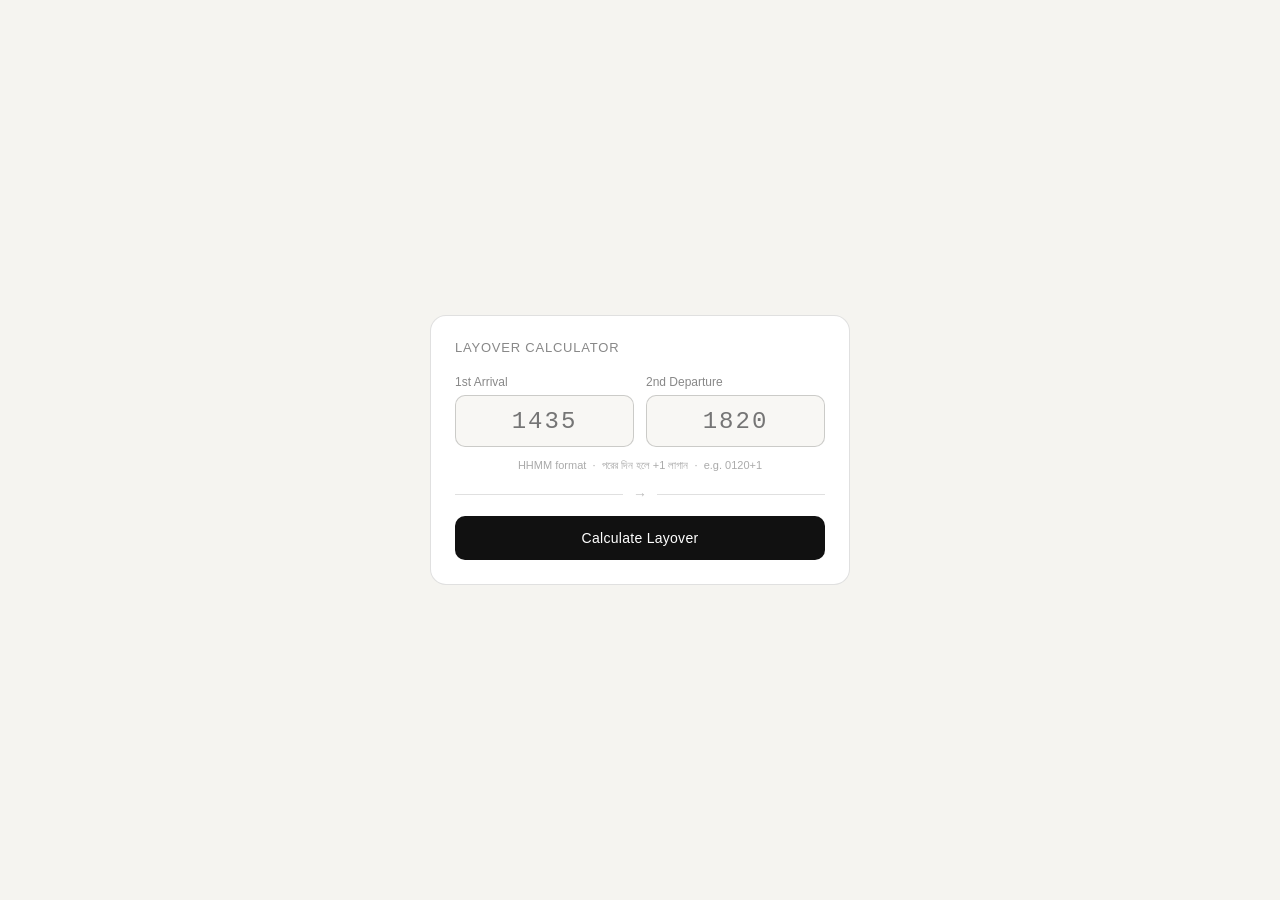
<file: Layover/Layover.html>
<!DOCTYPE html>
<html lang="en">
<head>
<meta charset="UTF-8">
<meta name="viewport" content="width=device-width, initial-scale=1.0">
<title>GDS Layover Calculator</title>
<link rel="stylesheet" href="style.css">
</head>
<body>

<div class="calc-wrap">
  <div class="calc-card">
    <div class="calc-title">Layover Calculator</div>

    <div class="field-row">
      <div class="field">
        <label>1st Arrival</label>
        <input type="text" id="arr" placeholder="1435" maxlength="7"
               autocomplete="off" spellcheck="false" oninput="clearRes()">
      </div>
      <div class="field">
        <label>2nd Departure</label>
        <input type="text" id="dep" placeholder="1820" maxlength="7"
               autocomplete="off" spellcheck="false" oninput="clearRes()">
      </div>
    </div>

    <p class="hint">HHMM format &nbsp;·&nbsp; পরের দিন হলে +1 লাগান &nbsp;·&nbsp; e.g. 0120+1</p>

    <div class="arrow-row">
      <div class="arrow-line"></div>
      <span class="arrow-icon">&#8594;</span>
      <div class="arrow-line"></div>
    </div>

    <button class="btn-calc" onclick="calc()">Calculate Layover</button>

    <p class="err-msg" id="errMsg"></p>

    <div class="result-box" id="resultBox">
      <div class="result-big" id="bigTime"></div>
      <div class="result-sub" id="subTime"></div>
      <div id="statusPill"></div>
      <div class="detail-row">
        <span class="detail-label">Arrival</span>
        <span class="detail-val" id="dArrival"></span>
      </div>
      <div class="detail-row">
        <span class="detail-label">Departure</span>
        <span class="detail-val" id="dDeparture"></span>
      </div>
      <div class="detail-row">
        <span class="detail-label">Total minutes</span>
        <span class="detail-val" id="dMins"></span>
      </div>
    </div>
  </div>
</div>

<script src="script.js"></script>
</body>
</html>
</file>
<file: Age-Calculator/style.css>
*, *::before, *::after { box-sizing: border-box; margin: 0; padding: 0; }

    :root {
      --bg-primary: #ffffff;
      --bg-secondary: #f4f4f2;
      --text-primary: #1a1a1a;
      --text-secondary: #6b6b68;
      --text-tertiary: #a0a09c;
      --border-light: rgba(0,0,0,0.12);
      --border-medium: rgba(0,0,0,0.25);
      --border-strong: rgba(0,0,0,0.38);
      --danger: #c0392b;
      --radius-md: 8px;
      --radius-lg: 12px;
    }

    @media (prefers-color-scheme: dark) {
      :root {
        --bg-primary: #1e1e1c;
        --bg-secondary: #2a2a27;
        --text-primary: #f0efea;
        --text-secondary: #9a9994;
        --text-tertiary: #5e5e5a;
        --border-light: rgba(255,255,255,0.10);
        --border-medium: rgba(255,255,255,0.20);
        --border-strong: rgba(255,255,255,0.32);
        --danger: #e74c3c;
      }
    }

    body {
      font-family: 'DM Sans', sans-serif;
      background: var(--bg-secondary);
      min-height: 100vh;
      display: flex;
      flex-direction: column;
      align-items: center;
      padding: 2.5rem 1rem 0;
    }

    .page-footer {
      width: 100%;
      text-align: center;
      padding: 1.5rem 1rem;
      margin-top: auto;
      font-size: 12px;
      color: var(--text-tertiary);
      font-weight: 300;
    }

    .age-app {
      width: 100%;
      max-width: 560px;
    }

    .app-header {
      text-align: center;
      margin-bottom: 2rem;
    }

    .app-title {
      font-family: 'Playfair Display', serif;
      font-size: 28px;
      font-weight: 600;
      color: var(--text-primary);
      letter-spacing: -0.5px;
    }

    .app-subtitle {
      font-size: 13px;
      color: var(--text-secondary);
      margin-top: 5px;
      font-weight: 300;
    }

    .input-card {
      background: var(--bg-primary);
      border: 0.5px solid var(--border-light);
      border-radius: var(--radius-lg);
      padding: 1.5rem;
      margin-bottom: 1.25rem;
    }

    .section-label {
      font-size: 11px;
      font-weight: 500;
      letter-spacing: 1px;
      text-transform: uppercase;
      color: var(--text-secondary);
      margin-bottom: 0.75rem;
    }

    .date-row {
      display: grid;
      grid-template-columns: 1fr 1fr 1.4fr;
      gap: 10px;
    }

    .field-group {
      display: flex;
      flex-direction: column;
      gap: 5px;
    }

    .field-label {
      font-size: 11px;
      color: var(--text-secondary);
    }

    .field-group input {
      width: 100%;
      padding: 10px 12px;
      border-radius: var(--radius-md);
      font-family: 'DM Sans', sans-serif;
      font-size: 15px;
      color: var(--text-primary);
      background: var(--bg-secondary);
      border: 0.5px solid var(--border-light);
      outline: none;
      transition: border-color 0.15s, box-shadow 0.15s;
      -webkit-appearance: none;
      appearance: none;
    }

    .field-group input:focus {
      border-color: var(--border-strong);
      box-shadow: 0 0 0 3px rgba(120,120,120,0.1);
    }

    .field-group input.error {
      border-color: var(--danger);
    }

    .divider {
      display: flex;
      align-items: center;
      gap: 12px;
      margin: 1rem 0;
      color: var(--text-tertiary);
      font-size: 12px;
    }

    .divider::before, .divider::after {
      content: '';
      flex: 1;
      height: 0.5px;
      background: var(--border-light);
    }

    .toggle-row {
      display: flex;
      align-items: center;
      justify-content: space-between;
      flex-wrap: wrap;
      gap: 8px;
    }

    .toggle-label {
      font-size: 13px;
      color: var(--text-secondary);
    }

    .toggle-btn {
      display: flex;
      align-items: center;
      gap: 8px;
      background: none;
      border: 0.5px solid var(--border-medium);
      border-radius: 20px;
      padding: 5px 12px;
      font-size: 12px;
      font-family: 'DM Sans', sans-serif;
      color: var(--text-secondary);
      cursor: pointer;
      transition: all 0.15s;
    }

    .toggle-btn:hover {
      background: var(--bg-secondary);
      border-color: var(--border-strong);
      color: var(--text-primary);
    }

    .toggle-btn.active {
      border-color: var(--border-strong);
      color: var(--text-primary);
    }

    .toggle-dot {
      width: 8px;
      height: 8px;
      border-radius: 50%;
      background: var(--border-medium);
      transition: background 0.2s;
    }

    .toggle-dot.active {
      background: var(--text-primary);
    }

    .custom-date-wrap {
      display: none;
      margin-top: 1rem;
    }

    .error-msg {
      font-size: 12px;
      color: var(--danger);
      margin-top: 8px;
      display: none;
    }

    .calc-btn {
      width: 100%;
      padding: 13px;
      border-radius: var(--radius-md);
      background: var(--text-primary);
      color: var(--bg-primary);
      font-family: 'DM Sans', sans-serif;
      font-size: 14px;
      font-weight: 500;
      border: none;
      cursor: pointer;
      letter-spacing: 0.3px;
      transition: opacity 0.15s, transform 0.1s;
      margin-bottom: 1.25rem;
    }

    .calc-btn:hover { opacity: 0.85; }
    .calc-btn:active { transform: scale(0.99); }

    .results {
      display: none;
      animation: fadeUp 0.3s ease;
    }

    @keyframes fadeUp {
      from { opacity: 0; transform: translateY(10px); }
      to   { opacity: 1; transform: translateY(0); }
    }

    .results.visible { display: block; }

    .big-age {
      background: var(--bg-primary);
      border: 0.5px solid var(--border-light);
      border-radius: var(--radius-lg);
      padding: 1.5rem 1.5rem 1.25rem;
      margin-bottom: 1rem;
      text-align: center;
    }

    .big-age-nums {
      display: flex;
      align-items: baseline;
      justify-content: center;
      gap: 6px;
      margin: 0.5rem 0 0.25rem;
      flex-wrap: wrap;
    }

    .age-num {
      font-family: 'Playfair Display', serif;
      font-size: 52px;
      font-weight: 600;
      color: var(--text-primary);
      line-height: 1;
    }

    .age-unit {
      font-size: 13px;
      color: var(--text-secondary);
      font-weight: 300;
      margin-right: 6px;
    }

    .stats-grid {
      display: grid;
      grid-template-columns: repeat(3, 1fr);
      gap: 8px;
      margin-bottom: 1rem;
    }

    .stat-card {
      background: var(--bg-secondary);
      border-radius: var(--radius-md);
      padding: 0.85rem;
      text-align: center;
    }

    .stat-value {
      font-size: 19px;
      font-weight: 500;
      color: var(--text-primary);
      line-height: 1.2;
      font-family: 'Playfair Display', serif;
    }

    .stat-label {
      font-size: 10px;
      color: var(--text-secondary);
      margin-top: 3px;
      text-transform: uppercase;
      letter-spacing: 0.6px;
    }

    .reset-btn {
      display: block;
      width: 100%;
      padding: 9px;
      border-radius: var(--radius-md);
      background: none;
      border: 0.5px solid var(--border-medium);
      color: var(--text-secondary);
      font-family: 'DM Sans', sans-serif;
      font-size: 13px;
      cursor: pointer;
      transition: all 0.15s;
    }

    .reset-btn:hover {
      background: var(--bg-secondary);
      color: var(--text-primary);
    }

    @media (max-width: 420px) {
      .date-row { grid-template-columns: 1fr 1fr; }
      .date-row .field-group:last-child { grid-column: span 2; }
      .stats-grid { grid-template-columns: 1fr 1fr; }
      .age-num { font-size: 40px; }
    }
</file>
<file: Fare-Calculator/style.css>
* {
    margin: 0;
    padding: 0;
    box-sizing: border-box;
    font-family: 'Poppins', sans-serif;
}

:root {
    --primary: #2a5298;
    --accent: #ff9800;
    --bg-overlay: rgba(255, 255, 255, 0.8);
}

body {
    min-height: 100vh;
    display: flex;
    justify-content: center;
    align-items: center;
    background: linear-gradient(135deg, #1e3c72, #2a5298);
    background-size: cover;
    background-attachment: fixed;
    position: relative;
    padding: 20px 0 60px;
}

.card {
    background: var(--bg-overlay);
    backdrop-filter: blur(10px);
    border: 1px solid rgba(255, 255, 255, 0.3);
    padding: 25px 35px 35px;
    width: 100%;
    max-width: 480px;
    border-radius: 25px;
    box-shadow: 0 20px 50px rgba(0, 0, 0, 0.15);
    animation: fadeIn 0.6s ease;
}

/* ===== TABS ===== */
.tab-bar {
    display: flex;
    gap: 8px;
    margin-bottom: 24px;
    background: rgba(42, 82, 152, 0.08);
    padding: 5px;
    border-radius: 12px;
}

.tab-btn {
    flex: 1;
    padding: 10px;
    border: none;
    border-radius: 9px;
    background: transparent;
    color: #666;
    font-size: 13.5px;
    font-weight: 500;
    cursor: pointer;
    transition: 0.25s ease;
    font-family: 'Poppins', sans-serif;
}

.tab-btn.active {
    background: var(--primary);
    color: #fff;
    box-shadow: 0 4px 12px rgba(42, 82, 152, 0.3);
}

.tab-btn:not(.active):hover {
    background: rgba(42, 82, 152, 0.12);
    color: var(--primary);
}

/* ===== INPUT GROUP ===== */
.input-group {
    margin-bottom: 12px;
    border: 2px solid #eee;
    padding: 12px;
    border-radius: 10px;
    transition: 0.3s;
    font-weight: 500;
}

.input-group input:focus,
.input-group textarea:focus {
    border-color: var(--primary);
    box-shadow: 0 0 10px rgba(42, 82, 152, 0.1);
}

.label-container {
    display: flex;
    justify-content: space-between;
    align-items: center;
    margin-bottom: 5px;
}

.input-group label {
    display: block;
    font-weight: 500;
    color: #333;
    font-size: 14px;
    margin-bottom: 5px;
}

.input-group input,
.input-group textarea {
    width: 100%;
    padding: 10px;
    border-radius: 8px;
    border: 1px solid #ccc;
    font-size: 14px;
    outline: none;
    font-family: 'Poppins', sans-serif;
    resize: vertical;
}

.info-btn {
    background: #2a5298;
    color: white;
    border: none;
    border-radius: 50%;
    width: 18px;
    height: 18px;
    font-size: 11px;
    cursor: pointer;
    display: flex;
    align-items: center;
    justify-content: center;
    text-decoration: none;
    transition: 0.3s;
}

.info-btn:hover {
    background: #ff9800;
    transform: scale(1.1);
}

/* ===== BUTTONS ===== */
.button-group {
    display: flex;
    gap: 10px;
    margin-top: 15px;
}

.btn {
    flex: 2;
    padding: 12px;
    border: none;
    border-radius: 8px;
    background: #2a5298;
    color: #fff;
    font-size: 15px;
    font-weight: 500;
    cursor: pointer;
    transition: 0.3s ease;
    font-family: 'Poppins', sans-serif;
}

.btn:hover { background: #1e3c72; }

.btn-reset { flex: 1; background: #e74c3c; }
.btn-reset:hover { background: #c0392b; }

.btn-ticket {
    width: 100%;
    background: linear-gradient(135deg, #ff9800, #e65c00);
}
.btn-ticket:hover { background: linear-gradient(135deg, #e65c00, #bf4000); }

.btn-copy {
    background: #27ae60;
    flex: 1;
    font-size: 14px;
    padding: 9px;
}
.btn-copy:hover { background: #1e8449; }

/* ===== RESULTS ===== */
.results {
    margin-top: 20px;
    padding: 15px;
    background: #f4f6f9;
    border-radius: 10px;
    border-top: 4px solid var(--primary);
    box-shadow: 0 5px 15px rgba(0,0,0,0.05);
}

.results p {
    margin: 8px 0;
    font-weight: 600;
    color: #333;
    font-size: 13.5px;
}

.results hr {
    border: none;
    border-top: 1px solid #ddd;
    margin: 8px 0;
}

/* ===== MULTI-PAX ROWS ===== */
.btn-add-pax {
    width: 100%;
    padding: 10px;
    border: 2px dashed rgba(42, 82, 152, 0.4);
    border-radius: 10px;
    background: rgba(42, 82, 152, 0.05);
    color: var(--primary);
    font-size: 14px;
    font-weight: 500;
    cursor: pointer;
    transition: 0.25s ease;
    font-family: 'Poppins', sans-serif;
    margin-bottom: 4px;
}

.btn-add-pax:hover {
    background: rgba(42, 82, 152, 0.12);
    border-color: var(--primary);
}

.pax-row {
    background: rgba(42, 82, 152, 0.04);
    border: 1.5px solid rgba(42, 82, 152, 0.15);
    border-radius: 12px;
    padding: 12px;
    margin-bottom: 10px;
}

.pax-row-header {
    display: flex;
    justify-content: space-between;
    align-items: center;
    margin-bottom: 8px;
}

.pax-type-select {
    padding: 6px 10px;
    border-radius: 7px;
    border: 1.5px solid #ccc;
    font-size: 14px;
    font-weight: 600;
    color: var(--primary);
    font-family: 'Poppins', sans-serif;
    outline: none;
    cursor: pointer;
    background: #fff;
}

.btn-remove-pax {
    background: #e74c3c;
    color: white;
    border: none;
    border-radius: 7px;
    width: 28px;
    height: 28px;
    font-size: 13px;
    cursor: pointer;
    display: flex;
    align-items: center;
    justify-content: center;
    transition: 0.2s;
}

.btn-remove-pax:hover { background: #c0392b; }

.pax-row-labels {
    display: grid;
    grid-template-columns: 1fr 1.5fr 1.5fr 1.5fr;
    gap: 6px;
    margin-top: 4px;
}

.pax-row-labels span {
    font-size: 10.5px;
    color: #999;
    text-align: center;
}

.pax-row-fields {
    display: grid;
    grid-template-columns: 1fr 1.5fr 1.5fr 1.5fr;
    gap: 6px;
}

.pax-field {
    padding: 8px 6px;
    border-radius: 7px;
    border: 1px solid #ccc;
    font-size: 13px;
    outline: none;
    text-align: center;
    font-family: 'Poppins', sans-serif;
    width: 100%;
}

.pax-field:focus { border-color: var(--primary); }

/* ===== MODAL ===== */
.modal-overlay {
    position: fixed;
    inset: 0;
    background: rgba(0,0,0,0.55);
    display: flex;
    justify-content: center;
    align-items: center;
    z-index: 999;
    padding: 20px;
    overflow-y: auto;
}

.modal-box {
    background: #fff;
    border-radius: 20px;
    padding: 30px;
    width: 100%;
    max-width: 500px;
    box-shadow: 0 20px 60px rgba(0,0,0,0.3);
    animation: fadeIn 0.3s ease;
}

.modal-box h3 {
    color: var(--primary);
    font-size: 18px;
    font-weight: 600;
    margin-bottom: 20px;
    border-bottom: 2px solid var(--accent);
    padding-bottom: 8px;
}

/* ===== TICKET OUTPUT ===== */
.ticket-output {
    margin-top: 15px;
    background: #1a1a2e;
    border-radius: 10px;
    padding: 15px;
}

.ticket-text {
    color: #e0e0e0;
    font-size: 13px;
    font-family: 'Courier New', monospace;
    white-space: pre-wrap;
    word-break: break-word;
    line-height: 1.8;
    margin-bottom: 10px;
}

/* ===== GROSS FARE TOGGLE ===== */
.gross-fare-toggle {
    margin-bottom: 12px;
    padding: 12px 14px;
    background: linear-gradient(135deg, rgba(42, 82, 152, 0.06), rgba(255, 152, 0, 0.06));
    border: 1.5px dashed rgba(42, 82, 152, 0.3);
    border-radius: 10px;
}

.toggle-label {
    display: flex;
    align-items: center;
    gap: 10px;
    cursor: pointer;
    user-select: none;
}

.toggle-label input[type="checkbox"] { display: none; }

.toggle-custom {
    position: relative;
    width: 40px;
    height: 22px;
    background: #ccc;
    border-radius: 999px;
    flex-shrink: 0;
    transition: background 0.3s ease;
}

.toggle-custom::after {
    content: '';
    position: absolute;
    top: 3px;
    left: 3px;
    width: 16px;
    height: 16px;
    background: #fff;
    border-radius: 50%;
    transition: transform 0.3s ease;
    box-shadow: 0 1px 4px rgba(0,0,0,0.2);
}

.toggle-label input[type="checkbox"]:checked + .toggle-custom { background: var(--primary); }
.toggle-label input[type="checkbox"]:checked + .toggle-custom::after { transform: translateX(18px); }

.toggle-text {
    font-size: 13.5px;
    font-weight: 500;
    color: #444;
    display: flex;
    align-items: center;
    gap: 6px;
}

.toggle-text i { color: var(--accent); font-size: 13px; }

/* ===== FOOTER ===== */
.footer {
    position: fixed;
    bottom: 0;
    left: 0;
    width: 100%;
    background-color: black;
    color: white;
    text-align: center;
    padding: 12px 0;
    font-size: 13px;
}

/* ===== ANIMATION ===== */
@keyframes fadeIn {
    from { opacity: 0; transform: translateY(20px); }
    to { opacity: 1; transform: translateY(0); }
}
</file>
<file: Layover/style.css>
*, *::before, *::after { box-sizing: border-box; margin: 0; padding: 0; }

  body {
    font-family: -apple-system, BlinkMacSystemFont, 'Segoe UI', sans-serif;
    background: #f5f4f0;
    min-height: 100vh;
    display: flex;
    align-items: center;
    justify-content: center;
    padding: 24px 16px;
  }

  .calc-wrap { width: 100%; max-width: 420px; }

  .calc-card {
    background: #ffffff;
    border: 0.5px solid rgba(0,0,0,0.12);
    border-radius: 16px;
    padding: 1.5rem;
  }

  .calc-title {
    font-size: 13px;
    font-weight: 500;
    color: #888;
    letter-spacing: 0.06em;
    text-transform: uppercase;
    margin-bottom: 1.25rem;
  }

  .field-row {
    display: grid;
    grid-template-columns: 1fr 1fr;
    gap: 12px;
    margin-bottom: 12px;
  }

  .field { display: flex; flex-direction: column; gap: 6px; }

  .field label {
    font-size: 12px;
    color: #888;
    font-weight: 500;
  }

  .field input {
    height: 52px;
    border-radius: 10px;
    border: 0.5px solid rgba(0,0,0,0.18);
    background: #f8f7f4;
    color: #111;
    font-size: 24px;
    font-family: 'SF Mono', 'Fira Code', 'Courier New', monospace;
    font-weight: 500;
    text-align: center;
    letter-spacing: 2px;
    outline: none;
    width: 100%;
    transition: border-color 0.15s, box-shadow 0.15s;
  }

  .field input:focus {
    border-color: rgba(0,0,0,0.35);
    box-shadow: 0 0 0 3px rgba(0,0,0,0.06);
    background: #fff;
  }

  .field input.err { border-color: #d44; box-shadow: 0 0 0 3px rgba(220,68,68,0.1); }

  .hint {
    font-size: 11px;
    color: #aaa;
    text-align: center;
    margin-bottom: 14px;
  }

  .arrow-row {
    display: flex;
    align-items: center;
    gap: 10px;
    margin-bottom: 14px;
  }

  .arrow-line { flex: 1; height: 0.5px; background: #e0e0e0; }
  .arrow-icon { font-size: 14px; color: #bbb; }

  .btn-calc {
    width: 100%;
    height: 44px;
    border-radius: 10px;
    background: #111;
    border: none;
    color: #fff;
    font-size: 14px;
    font-weight: 500;
    cursor: pointer;
    transition: background 0.15s, transform 0.1s;
    letter-spacing: 0.02em;
  }

  .btn-calc:hover { background: #333; }
  .btn-calc:active { transform: scale(0.98); }

  .result-box {
    margin-top: 16px;
    border-radius: 12px;
    background: #f8f7f4;
    border: 0.5px solid rgba(0,0,0,0.1);
    padding: 1.25rem;
    text-align: center;
    display: none;
  }

  .result-box.show { display: block; }

  .result-big {
    font-size: 42px;
    font-weight: 600;
    color: #111;
    line-height: 1;
    margin-bottom: 4px;
    font-family: 'SF Mono', 'Fira Code', 'Courier New', monospace;
    letter-spacing: -1px;
  }

  .result-sub {
    font-size: 13px;
    color: #999;
    margin-bottom: 14px;
  }

  .status-pill {
    display: inline-flex;
    align-items: center;
    gap: 6px;
    font-size: 12px;
    font-weight: 500;
    padding: 4px 12px;
    border-radius: 99px;
    border: 0.5px solid;
  }

  .pill-ok     { background: #edfaf3; color: #1a7a4a; border-color: #a8e6c4; }
  .pill-warn   { background: #fff8e6; color: #8a5f00; border-color: #f5d87a; }
  .pill-danger { background: #fef0f0; color: #b52a2a; border-color: #f5b8b8; }

  .detail-row {
    display: flex;
    justify-content: space-between;
    align-items: center;
    padding: 7px 0;
    border-top: 0.5px solid rgba(0,0,0,0.08);
    margin-top: 12px;
  }

  .detail-label { font-size: 12px; color: #999; }

  .detail-val {
    font-size: 12px;
    font-weight: 500;
    color: #333;
    font-family: 'SF Mono', 'Fira Code', 'Courier New', monospace;
  }

  .err-msg {
    font-size: 12px;
    color: #c0392b;
    margin-top: 10px;
    text-align: center;
    display: none;
    padding: 8px 12px;
    background: #fef0f0;
    border-radius: 8px;
  }

  .err-msg.show { display: block; }

  .dot {
    width: 7px; height: 7px;
    border-radius: 50%;
    display: inline-block;
    background: currentColor;
  }

  @media (prefers-color-scheme: dark) {
    body { background: #111; }
    .calc-card { background: #1c1c1e; border-color: rgba(255,255,255,0.1); }
    .calc-title { color: #666; }
    .field label { color: #666; }
    .field input { background: #2c2c2e; border-color: rgba(255,255,255,0.12); color: #f0f0f0; }
    .field input:focus { background: #3a3a3c; border-color: rgba(255,255,255,0.3); }
    .arrow-line { background: #333; }
    .btn-calc { background: #f0f0f0; color: #111; }
    .btn-calc:hover { background: #fff; }
    .result-box { background: #2c2c2e; border-color: rgba(255,255,255,0.08); }
    .result-big { color: #f0f0f0; }
    .result-sub { color: #666; }
    .detail-label { color: #666; }
    .detail-val { color: #ccc; }
    .detail-row { border-top-color: rgba(255,255,255,0.08); }
    .hint { color: #555; }
  }
</file>
